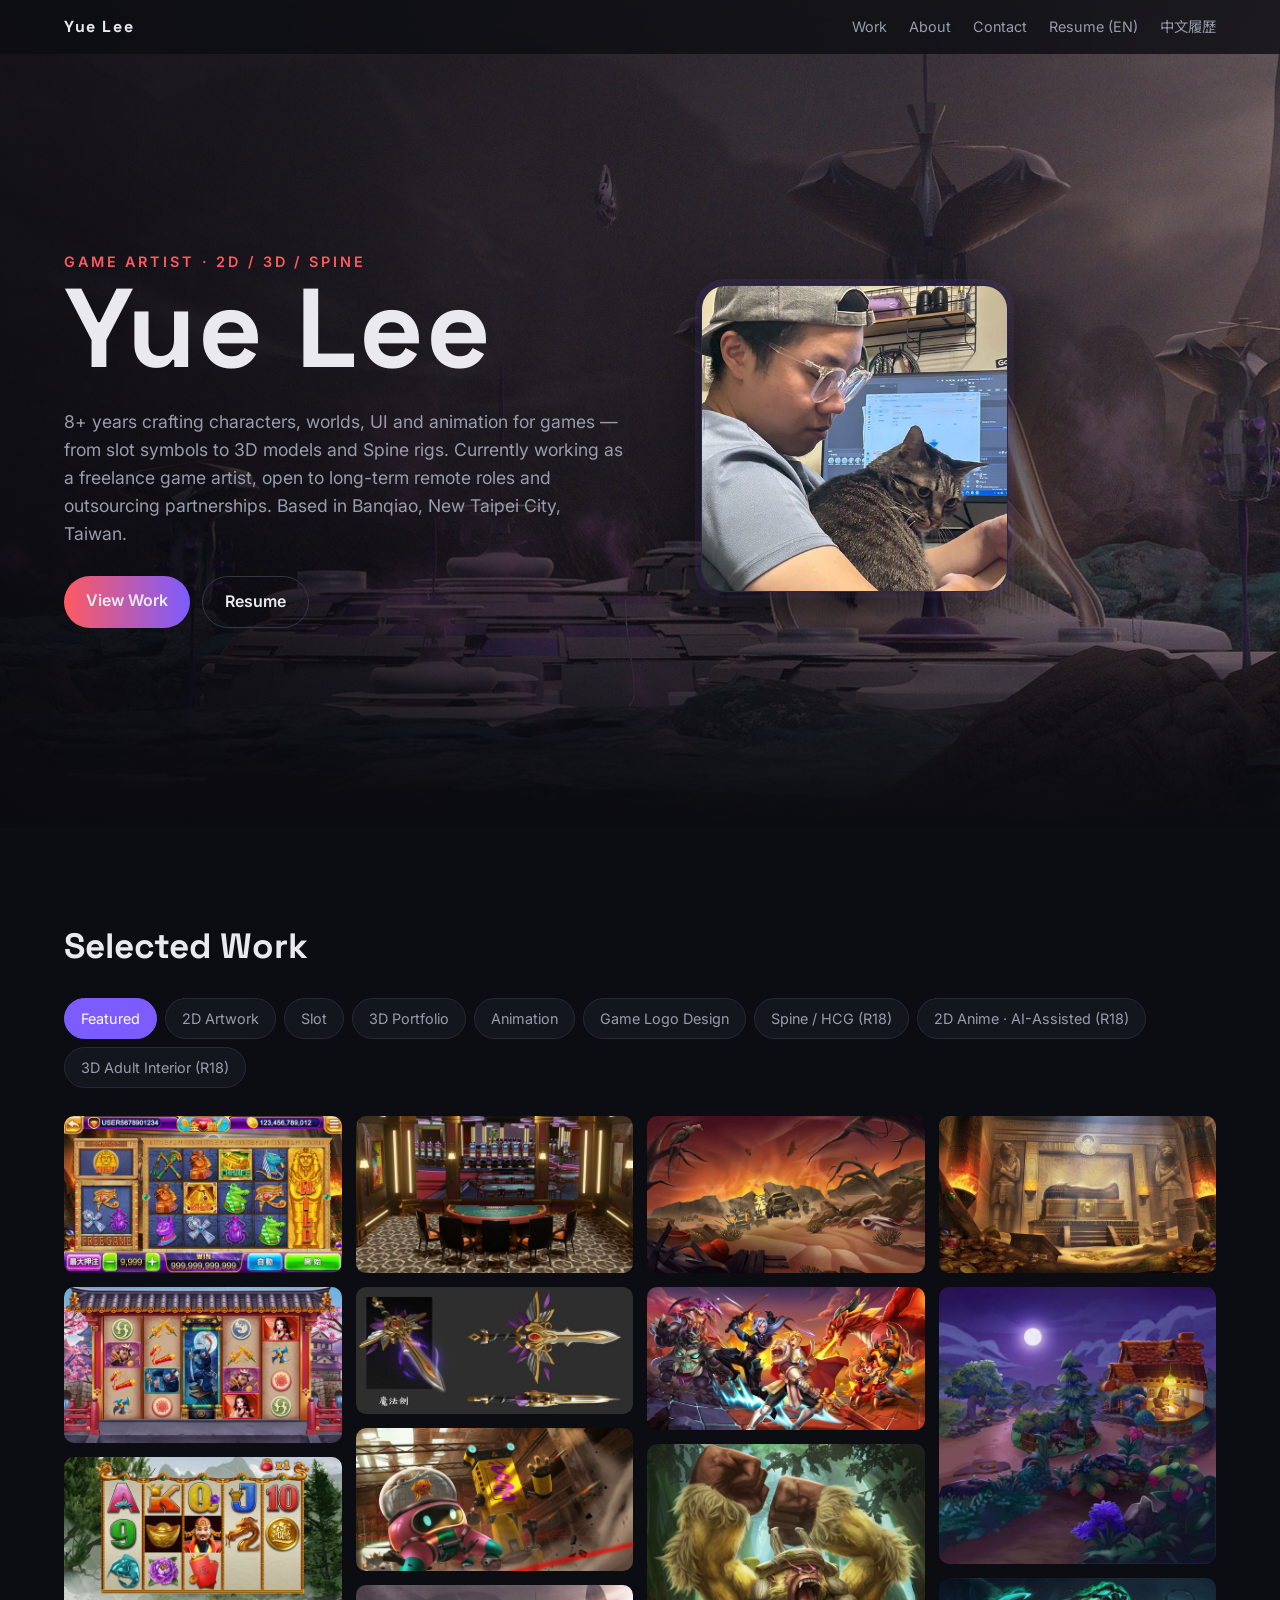
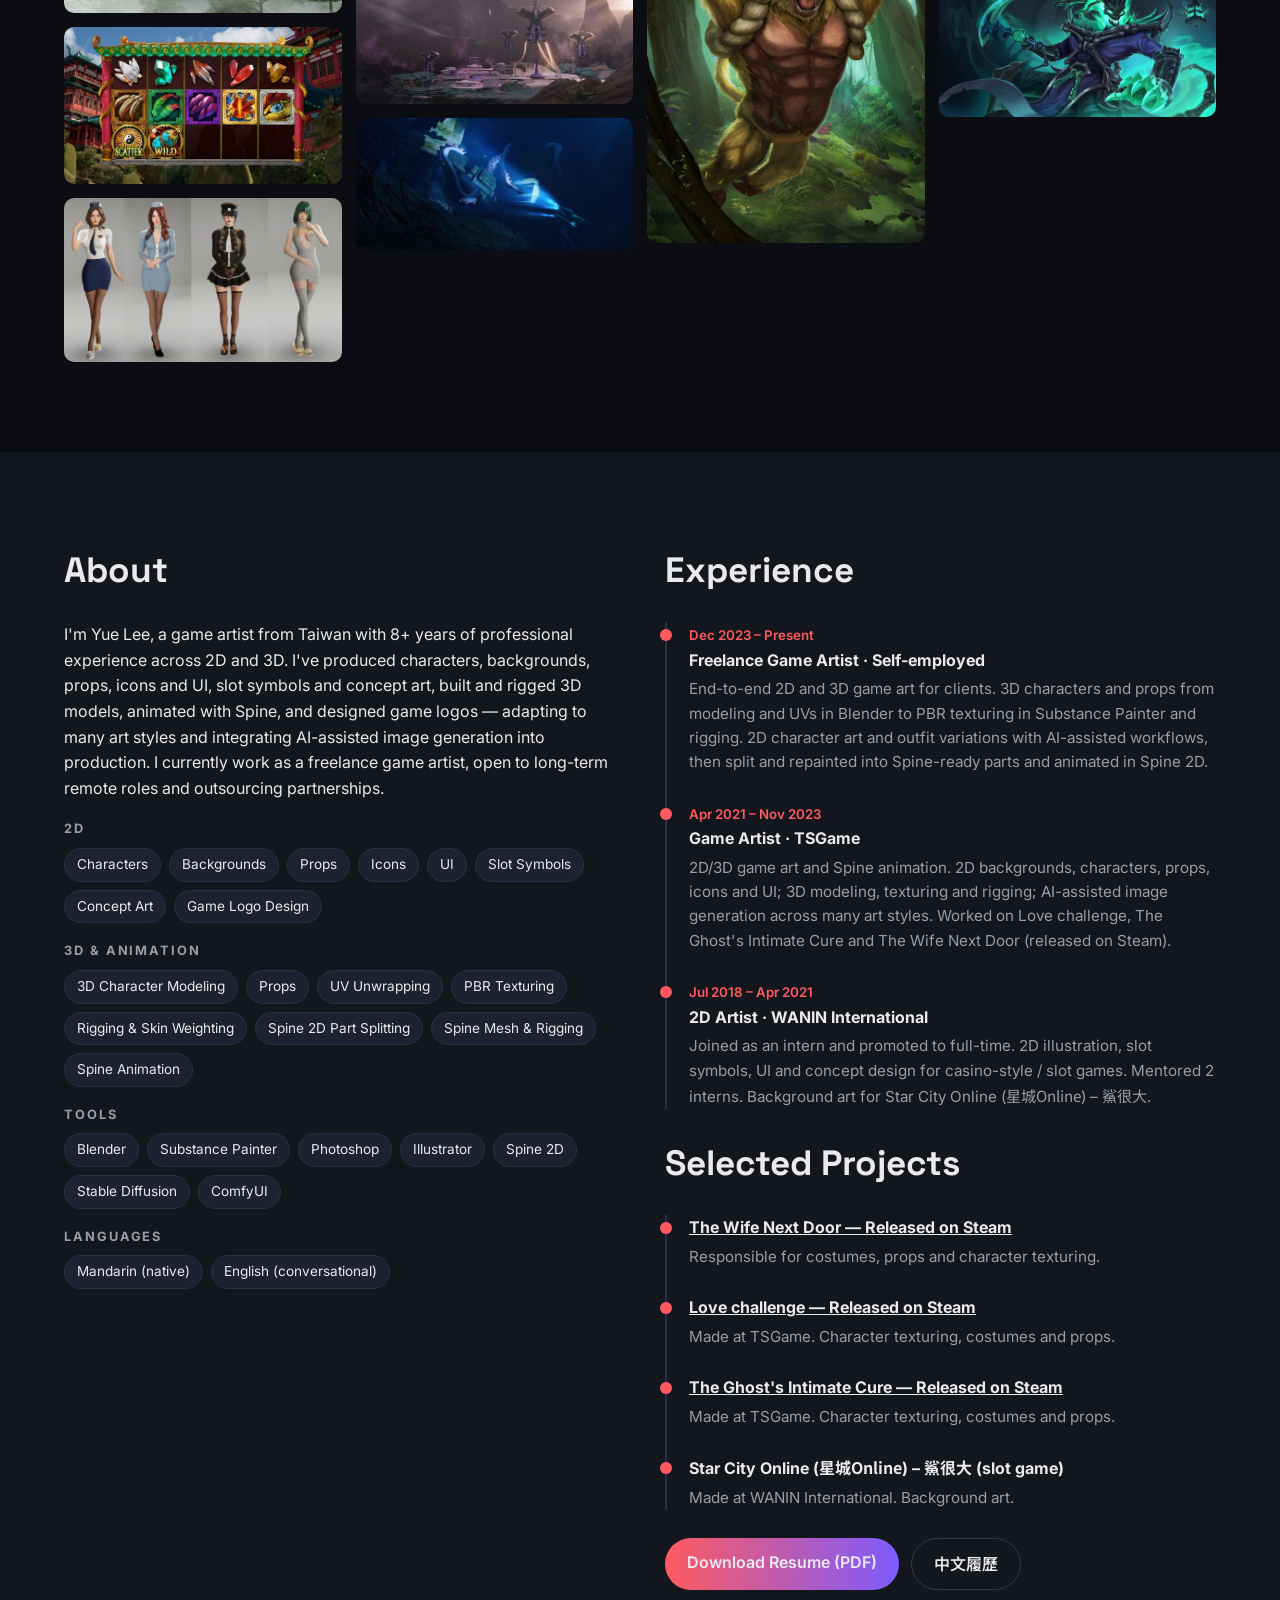
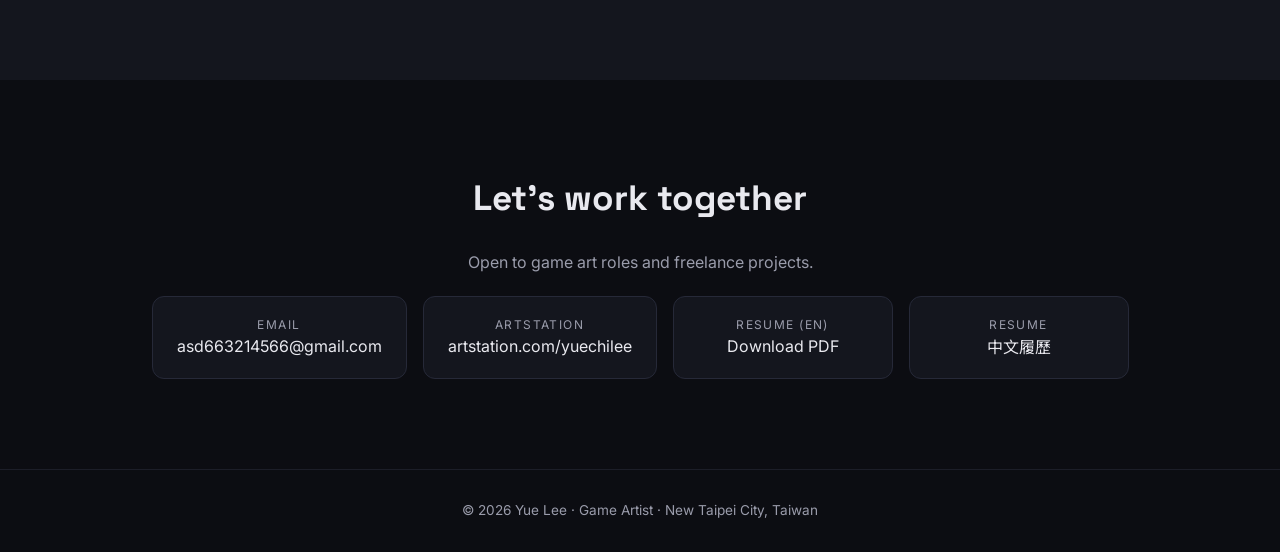
<file: index.html>
<!doctype html>
<html lang="en"><head><meta charset="utf-8"><meta name="viewport" content="width=device-width,initial-scale=1">
<title>Yue Lee — Game Artist 2D / 3D</title>
<meta name="description" content="Yue Lee — Game Artist (2D / 3D) based in New Taipei City, Taiwan. 8+ years of game art: characters, backgrounds, UI, slot symbols, 3D modeling, Spine animation and game logo design.">
<meta property="og:type" content="website"><meta property="og:title" content="Yue Lee — Game Artist 2D / 3D">
<meta property="og:description" content="Portfolio of Yue Lee, game artist based in New Taipei City, Taiwan. 2D, 3D, Spine animation and logo design.">
<meta property="og:url" content="https://asd663214566-prog.github.io/">
  <meta property="og:image" content="https://asd663214566-prog.github.io/images/2d/thumbs/2d-008.jpg"><meta name="twitter:card" content="summary_large_image">
<link rel="preconnect" href="https://fonts.googleapis.com"><link href="https://fonts.googleapis.com/css2?family=Inter:wght@400;600&family=Noto+Sans+TC:wght@400;700&family=Space+Grotesk:wght@500;700&display=swap" rel="stylesheet">
<link rel="stylesheet" href="style.css"></head><body>
<nav><a class="logo" href="#top">Yue Lee</a><ul><li><a href="#work">Work</a></li><li><a href="#about">About</a></li><li><a href="#contact">Contact</a></li><li><a href="Yue_Lee_Resume.pdf" download>Resume (EN)</a></li><li><a href="Yue_Lee_Resume_zh.pdf" target="_blank" rel="noopener" lang="zh-Hant">中文履歷</a></li></ul></nav>
<header class="hero" id="top"><div>
<div class="role">Game Artist · 2D / 3D / Spine</div><h1>Yue Lee</h1>
<p>8+ years crafting characters, worlds, UI and animation for games — from slot symbols to 3D models and Spine rigs. Currently working as a freelance game artist, open to long-term remote roles and outsourcing partnerships. Based in Banqiao, New Taipei City, Taiwan.</p>
<div class="btns"><a class="btn pri" href="#work">View Work</a><a class="btn" href="Yue_Lee_Resume.pdf" download>Resume</a></div></div><img class="hero-photo" src="profile.jpg" alt="Yue Lee at his desk with his cat" width="320" height="320"></header>
<section id="work"><h2>Selected Work</h2><div class="tabs" id="tabs"></div><div class="grid" id="grid"></div></section>
<div id="r18gate" class="r18gate" hidden role="dialog" aria-modal="true" aria-labelledby="r18t"><div class="r18box"><p id="r18t">This content is intended for adults 18+. Are you 18 or older?</p><div class="btns" style="justify-content:center;margin-top:18px"><a class="btn pri" id="r18yes" href="https://drive.google.com/drive/folders/1ezEzhXOIHc9iuIyjUHb3hdM-IAVJ0bRC" target="_blank" rel="noopener">Yes, I am 18+</a><button type="button" class="btn" id="r18no">No</button></div></div></div>
<style>.r18gate button.btn{background:transparent;color:var(--fg);font:inherit;font-weight:600;cursor:pointer}.r18gate{position:fixed;inset:0;background:rgba(0,0,0,.8);display:flex;align-items:center;justify-content:center;z-index:200;padding:20px}.r18gate[hidden]{display:none}.r18box{background:var(--bg2);border:1px solid #262938;border-radius:14px;padding:28px;max-width:420px;text-align:center}.r18box a.btn{color:#fff}</style>
<script>(function(){var g=document.getElementById('r18gate'),y=document.getElementById('r18yes'),DEF=y.getAttribute('href'),cb=null,c=function(){g.hidden=true};
window.r18open=function(url,onYes){cb=onYes||null;if(cb){y.removeAttribute('target');y.setAttribute('href','#work')}else{y.setAttribute('href',url||DEF);y.setAttribute('target','_blank')}g.hidden=false;y.focus()};
document.getElementById('r18no').onclick=c;y.addEventListener('click',function(e){if(cb){e.preventDefault();var f=cb;cb=null;c();f()}else setTimeout(c,0)});g.addEventListener('click',function(e){if(e.target===g)c()});document.addEventListener('keydown',function(e){if(e.key==='Escape')c()})})();</script>
<section id="about" class="about"><div><h2>About</h2>
<p>I'm Yue Lee, a game artist from Taiwan with 8+ years of professional experience across 2D and 3D. I've produced characters, backgrounds, props, icons and UI, slot symbols and concept art, built and rigged 3D models, animated with Spine, and designed game logos — adapting to many art styles and integrating AI-assisted image generation into production. I currently work as a freelance game artist, open to long-term remote roles and outsourcing partnerships.</p>
<h3 class="s">2D</h3><div class="chips"><span>Characters</span><span>Backgrounds</span><span>Props</span><span>Icons</span><span>UI</span><span>Slot Symbols</span><span>Concept Art</span><span>Game Logo Design</span></div>
<h3 class="s">3D &amp; Animation</h3><div class="chips"><span>3D Character Modeling</span><span>Props</span><span>UV Unwrapping</span><span>PBR Texturing</span><span>Rigging &amp; Skin Weighting</span><span>Spine 2D Part Splitting</span><span>Spine Mesh &amp; Rigging</span><span>Spine Animation</span></div>
<h3 class="s">Tools</h3><div class="chips"><span>Blender</span><span>Substance Painter</span><span>Photoshop</span><span>Illustrator</span><span>Spine 2D</span><span>Stable Diffusion</span><span>ComfyUI</span></div>
<h3 class="s">Languages</h3><div class="chips"><span>Mandarin (native)</span><span>English (conversational)</span></div></div>
<div><h2>Experience</h2><div class="tl">
<div><small>Dec 2023 – Present</small><h4>Freelance Game Artist · Self-employed</h4><p>End-to-end 2D and 3D game art for clients. 3D characters and props from modeling and UVs in Blender to PBR texturing in Substance Painter and rigging. 2D character art and outfit variations with AI-assisted workflows, then split and repainted into Spine-ready parts and animated in Spine 2D.</p></div>
<div><small>Apr 2021 – Nov 2023</small><h4>Game Artist · TSGame</h4><p>2D/3D game art and Spine animation. 2D backgrounds, characters, props, icons and UI; 3D modeling, texturing and rigging; AI-assisted image generation across many art styles. Worked on Love challenge, The Ghost's Intimate Cure and The Wife Next Door (released on Steam).</p></div>
<div><small>Jul 2018 – Apr 2021</small><h4>2D Artist · WANIN International</h4><p>Joined as an intern and promoted to full-time. 2D illustration, slot symbols, UI and concept design for casino-style / slot games. Mentored 2 interns. Background art for Star City Online (<span lang="zh-Hant">星城Online</span>) – <span lang="zh-Hant">鯊很大</span>.</p></div>
</div>
<h2>Selected Projects</h2><div class="tl">
<div><h4><a href="https://store.steampowered.com/app/2710480/The_Wife_Next_Door/" target="_blank" rel="noopener">The Wife Next Door — Released on Steam</a></h4><p>Responsible for costumes, props and character texturing.</p></div>
<div><h4><a href="https://store.steampowered.com/app/2334130/" target="_blank" rel="noopener">Love challenge — Released on Steam</a></h4><p>Made at TSGame. Character texturing, costumes and props.</p></div>
<div><h4><a href="https://store.steampowered.com/app/3987800/" target="_blank" rel="noopener">The Ghost's Intimate Cure — Released on Steam</a></h4><p>Made at TSGame. Character texturing, costumes and props.</p></div>
<div><h4>Star City Online (<span lang="zh-Hant">星城Online</span>) – <span lang="zh-Hant">鯊很大</span> (slot game)</h4><p>Made at WANIN International. Background art.</p></div>
</div><div class="btns"><a class="btn pri" href="Yue_Lee_Resume.pdf" download>Download Resume (PDF)</a><a class="btn" href="Yue_Lee_Resume_zh.pdf" target="_blank" rel="noopener" lang="zh-Hant">中文履歷</a></div></div></section>
<section id="contact" class="contact"><h2>Let's work together</h2><p style="color:var(--mut)">Open to game art roles and freelance projects.</p>
<div class="rows"><a href="mailto:asd663214566@gmail.com"><small>Email</small>asd663214566@gmail.com</a><a href="https://www.artstation.com/yuechilee" target="_blank" rel="noopener"><small>ArtStation</small>artstation.com/yuechilee</a><a href="Yue_Lee_Resume.pdf" download><small>Resume (EN)</small>Download PDF</a><a href="Yue_Lee_Resume_zh.pdf" target="_blank" rel="noopener"><small>Resume</small><span lang="zh-Hant">中文履歷</span></a></div></section>
<footer>© <span id="yr"></span> Yue Lee · Game Artist · New Taipei City, Taiwan</footer>
<div id="lb"><div id="stage"></div><button class="x" aria-label="Close">×</button><button class="p" aria-label="Previous">‹</button><button class="n" aria-label="Next">›</button><div class="c"></div></div>
<script src="gallery-data.js"></script><script src="links.js"></script><script src="app.js"></script><script>(function(){var p=document.querySelector(".hero-photo");if(!p||!matchMedia("(hover:hover)").matches||matchMedia("(prefers-reduced-motion:reduce)").matches)return;p.addEventListener("mousemove",function(e){var r=p.getBoundingClientRect(),x=(e.clientX-r.left)/r.width-.5,y=(e.clientY-r.top)/r.height-.5;p.style.setProperty("--ry",(x*14)+"deg");p.style.setProperty("--rx",(-y*14)+"deg")});p.addEventListener("mouseleave",function(){p.style.setProperty("--ry","0deg");p.style.setProperty("--rx","0deg")})})();</script>
</body></html>
</file>
<file: style.css>
:root{--bg:#0c0d12;--bg2:#14161e;--fg:#e9e9ef;--mut:#9a9cab;--ac:#ff5a5f;--ac2:#7c5cff}
*{box-sizing:border-box}html{scroll-behavior:smooth}
body{margin:0;background:var(--bg);color:var(--fg);font-family:'Inter','Noto Sans TC','PingFang TC','Microsoft JhengHei',sans-serif;line-height:1.6}
[lang="zh-Hant"]{font-family:'Noto Sans TC','PingFang TC','Microsoft JhengHei',sans-serif}
a{color:inherit}
nav{position:fixed;top:0;left:0;right:0;z-index:50;display:flex;justify-content:space-between;align-items:center;padding:14px 5vw;background:rgba(12,13,18,.8);backdrop-filter:blur(10px)}
nav .logo{font-family:'Space Grotesk',sans-serif;font-weight:700;letter-spacing:.1em;text-decoration:none}
nav ul{display:flex;gap:22px;list-style:none;margin:0;padding:0}nav ul a{text-decoration:none;color:var(--mut);font-size:.9rem}nav ul a:hover{color:var(--fg)}
.hero{min-height:92vh;display:flex;align-items:center;padding:110px 5vw 60px;background:radial-gradient(circle at 80% 20%,rgba(124,92,255,.25),transparent 50%),radial-gradient(circle at 10% 90%,rgba(255,90,95,.2),transparent 45%),var(--bg);background-size:cover;position:relative}
.hero h1{font-family:'Space Grotesk',sans-serif;font-size:clamp(3rem,10vw,7rem);line-height:1;margin:0 0 .2em;letter-spacing:.02em}
.hero .role{color:var(--ac);font-weight:600;letter-spacing:.2em;text-transform:uppercase;font-size:.9rem}
.hero p{max-width:560px;color:var(--mut);font-size:1.1rem}
.btns{display:flex;gap:12px;flex-wrap:wrap;margin-top:28px}
.btn{padding:12px 22px;border-radius:999px;text-decoration:none;font-weight:600;border:1px solid #333645;transition:.2s}
.btn.pri{background:linear-gradient(90deg,var(--ac),var(--ac2));border:0}.btn:hover{transform:translateY(-2px)}
section{padding:90px 5vw}h2{font-family:'Space Grotesk',sans-serif;font-size:2.2rem;margin:0 0 24px}
.tabs{display:flex;gap:8px;flex-wrap:wrap;margin-bottom:28px}
.tabs button{background:var(--bg2);color:var(--mut);border:1px solid #262938;padding:8px 16px;border-radius:999px;cursor:pointer;font:inherit;font-size:.9rem}
.tabs button.on{color:#fff;background:var(--ac2);border-color:var(--ac2)}
.grid{columns:4 260px;column-gap:14px}
.card{break-inside:avoid;margin:0 0 14px;border-radius:10px;overflow:hidden;background:var(--bg2);cursor:zoom-in;position:relative;display:block}
.card img,.card video{width:100%;height:auto;display:block;transition:transform .4s}.card:hover img{transform:scale(1.04)}
.card .tag{position:absolute;left:10px;bottom:10px;font-size:.72rem;background:rgba(0,0,0,.6);padding:3px 9px;border-radius:999px;opacity:0;transition:.2s}.card:hover .tag{opacity:1}
.card .tag.named{opacity:1;max-width:calc(100% - 20px);white-space:normal;line-height:1.35;border-radius:8px}
.card.link[role="button"]:focus-visible{outline:2px solid var(--ac2);outline-offset:2px}
.link{cursor:pointer;text-decoration:none;padding:28px;border:1px dashed #3a3d50;background:linear-gradient(135deg,#1a1726,#14161e);column-span:all}
.link h3{margin:0 0 6px;font-family:'Space Grotesk',sans-serif}.link p{margin:0 0 12px;color:var(--mut);font-size:.9rem}.link span{color:var(--ac)}
.mature{border-color:#7a3340}.mature .badge{display:inline-block;background:#7a3340;font-size:.7rem;padding:2px 8px;border-radius:4px;margin-bottom:10px;letter-spacing:.08em}
.about{display:grid;grid-template-columns:1fr 1fr;gap:50px;background:var(--bg2)}
.tl{border-left:2px solid #2c2f40;padding-left:22px}.tl div{margin-bottom:26px;position:relative}
.tl div:before{content:'';position:absolute;left:-29px;top:7px;width:12px;height:12px;border-radius:50%;background:var(--ac)}
.tl h4{margin:0}.tl small{color:var(--ac);font-weight:600}.tl p{margin:4px 0;color:var(--mut);font-size:.95rem}
.chips{display:flex;flex-wrap:wrap;gap:8px;margin-bottom:18px}.chips span{background:#1e2130;border:1px solid #2c2f40;padding:5px 12px;border-radius:999px;font-size:.85rem}
h3.s{font-size:.8rem;text-transform:uppercase;letter-spacing:.15em;color:var(--mut);margin:18px 0 8px}
.contact{text-align:center}.contact .rows{display:flex;justify-content:center;gap:16px;flex-wrap:wrap;margin-top:20px}
.contact .rows a{background:var(--bg2);border:1px solid #262938;padding:18px 24px;border-radius:12px;text-decoration:none;min-width:220px}
.contact .rows small{display:block;color:var(--mut);font-size:.75rem;text-transform:uppercase;letter-spacing:.12em}
footer{text-align:center;color:var(--mut);padding:30px;font-size:.85rem;border-top:1px solid #1c1e28}
#lb{position:fixed;inset:0;background:rgba(5,5,8,.95);display:none;align-items:center;justify-content:center;z-index:100}#lb.open{display:flex}
#lb img,#lb video{max-width:92vw;max-height:88vh;width:auto;height:auto;object-fit:contain;border-radius:6px}
#lb button{position:absolute;background:none;border:0;color:#fff;font-size:2.4rem;cursor:pointer;padding:16px}
#lb .x{top:8px;right:14px}#lb .p{left:8px}#lb .n{right:8px}#lb .c{position:absolute;bottom:14px;color:var(--mut);font-size:.85rem}
@media(max-width:760px){nav ul{gap:12px}nav ul li:nth-child(n+4){display:none}.about{grid-template-columns:1fr}.grid{columns:2 150px;column-gap:8px}.card{margin-bottom:8px}section{padding:70px 5vw}}
.hero{gap:6vw}.hero-photo{width:clamp(220px,24vw,340px);height:auto;aspect-ratio:1;object-fit:cover;border-radius:24px;border:1px solid #2a2d3d;box-shadow:0 20px 60px rgba(0,0,0,.5),0 0 0 6px rgba(124,92,255,.12);flex-shrink:0}
@media(max-width:760px){.hero{flex-direction:column-reverse;align-items:flex-start;gap:28px}.hero-photo{width:180px}}
.hero-photo{transition:transform .25s ease,box-shadow .35s ease,border-color .35s ease,filter .35s ease;transform:perspective(900px) rotateX(var(--rx,0deg)) rotateY(var(--ry,0deg)) scale(var(--s,1));will-change:transform;cursor:pointer}
@media(hover:hover){.hero-photo:hover{--s:1.05;border-color:rgba(124,92,255,.8);filter:brightness(1.06) saturate(1.1);box-shadow:0 30px 80px rgba(0,0,0,.6),0 0 0 6px rgba(124,92,255,.35),0 0 50px rgba(255,90,95,.35)}}
@media(prefers-reduced-motion:reduce){.hero-photo{transition:none;transform:none}}
.hero{background:linear-gradient(90deg,rgba(10,10,16,.88) 0%,rgba(10,10,16,.6) 50%,rgba(10,10,16,.45) 100%),linear-gradient(0deg,var(--bg) 0%,transparent 25%),url(bg-scene1.jpg) center/cover no-repeat}

/* v6 */
#lb .c{left:50%;transform:translateX(-50%);max-width:90vw;text-align:center;line-height:1.4}
@media(max-width:640px){.tabs{flex-wrap:nowrap;overflow-x:auto;scrollbar-width:none;-webkit-overflow-scrolling:touch;margin:0 -5vw 22px;padding:0 5vw}.tabs::-webkit-scrollbar{display:none}.tabs button{flex:0 0 auto;white-space:nowrap}}
.subtabs{margin-top:-14px;gap:6px}.subtabs[hidden]{display:none}
.subtabs button{font-size:.8rem;padding:5px 13px;background:transparent}
.subtabs button.on{background:rgba(124,92,255,.18);color:#fff;border-color:var(--ac2)}
@media(max-width:640px){.subtabs{margin-top:-10px}}
</file>
